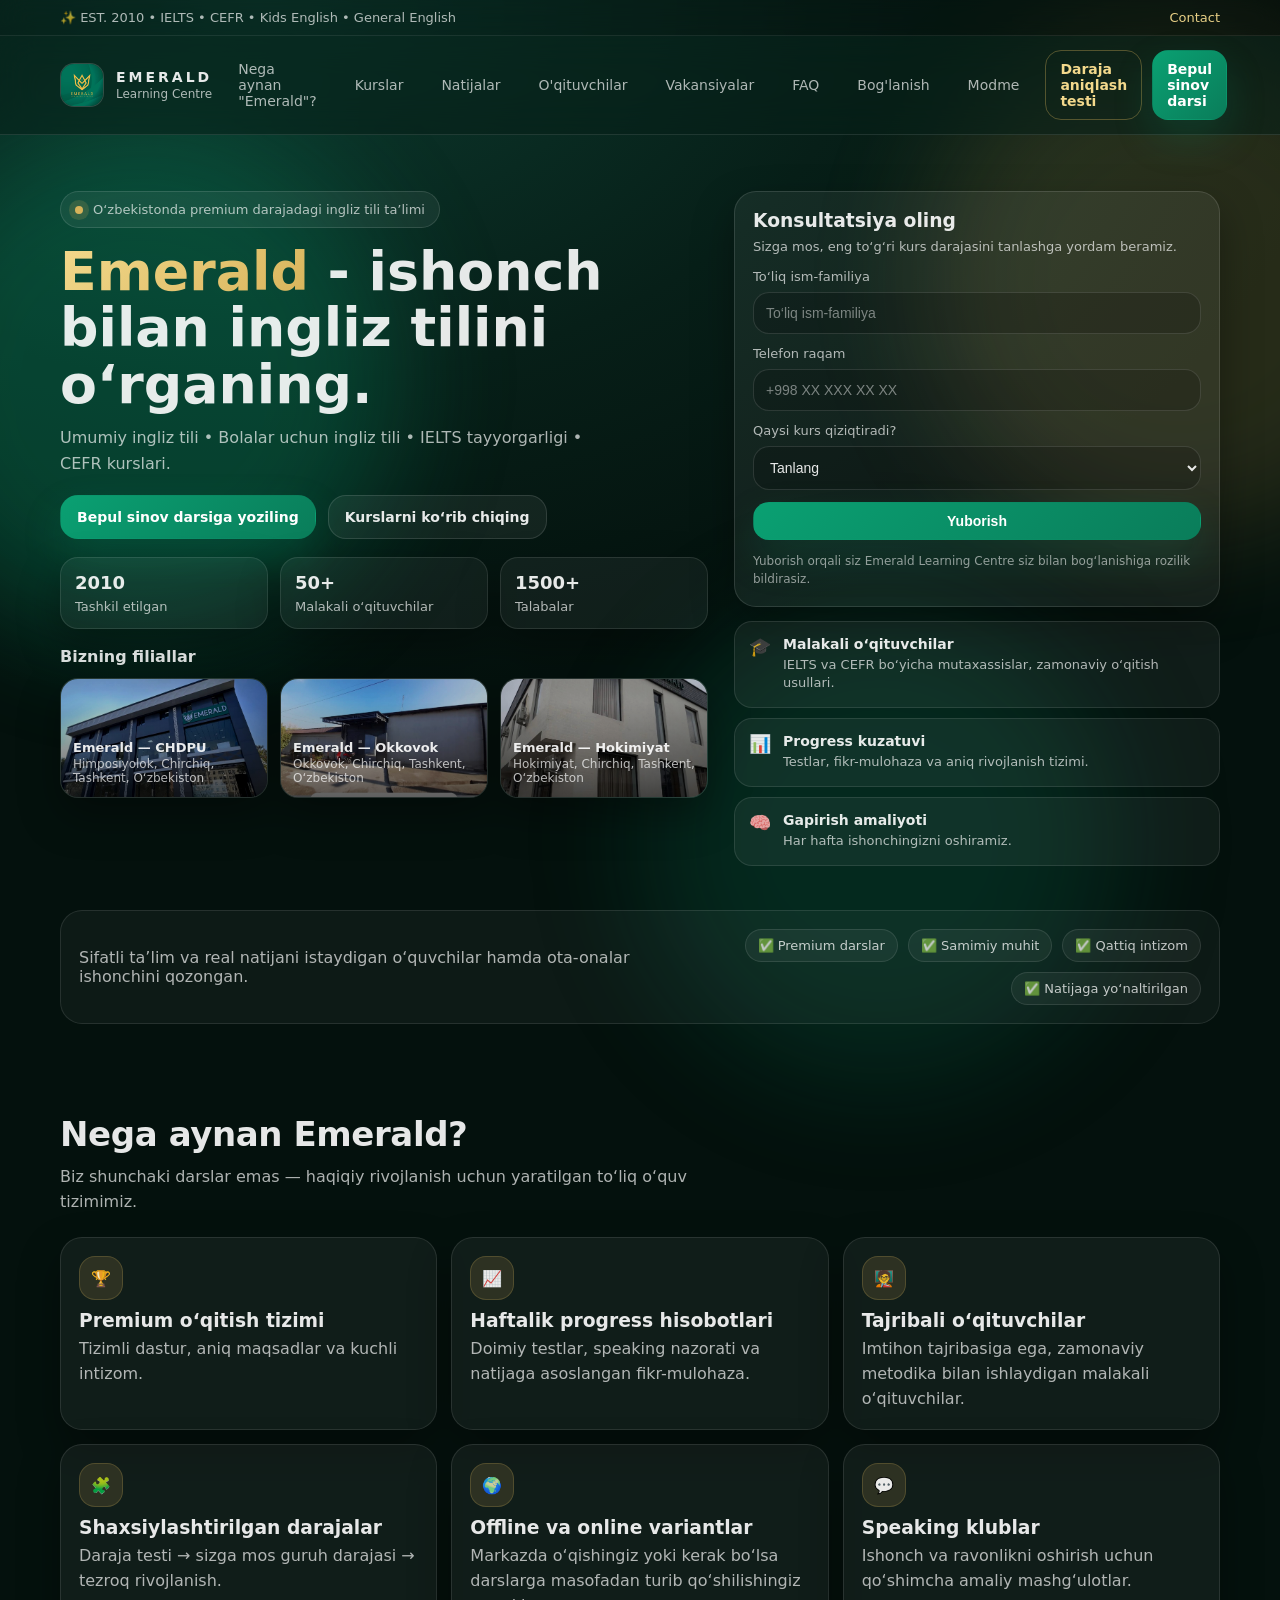
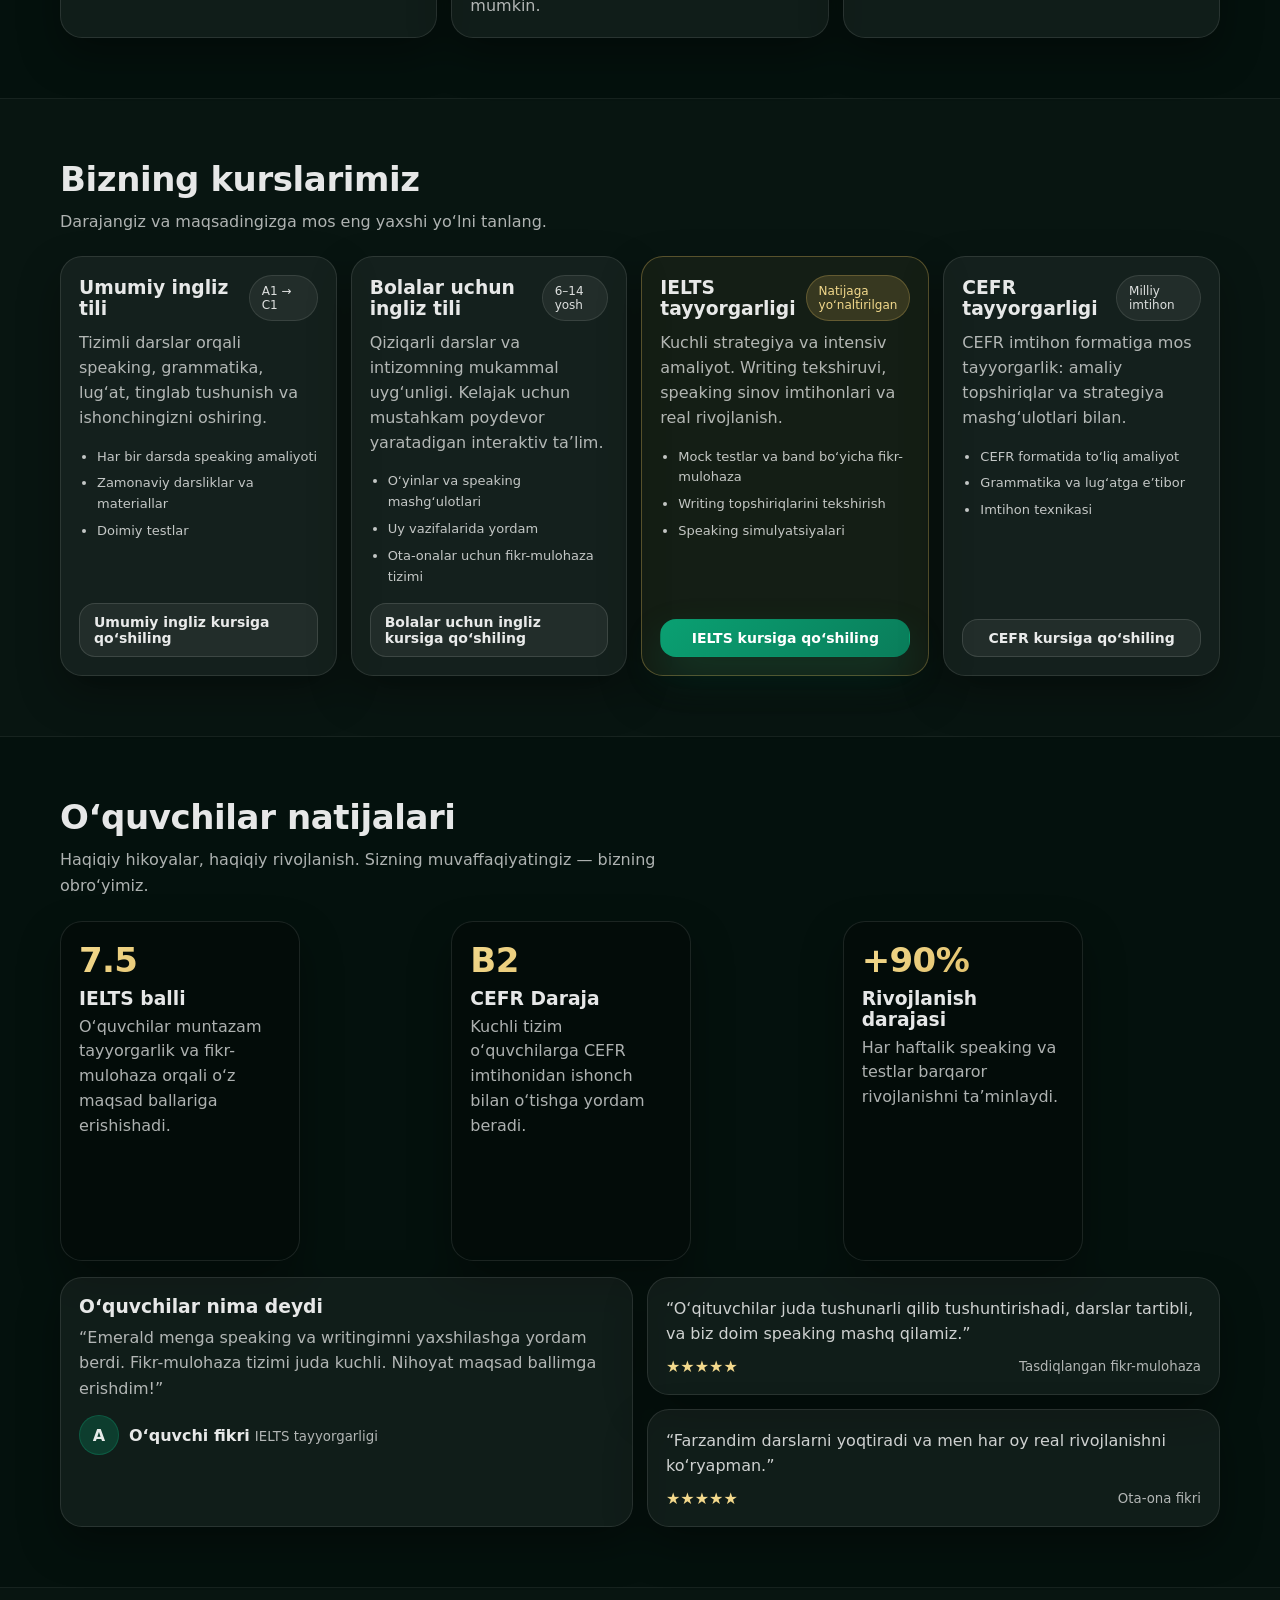
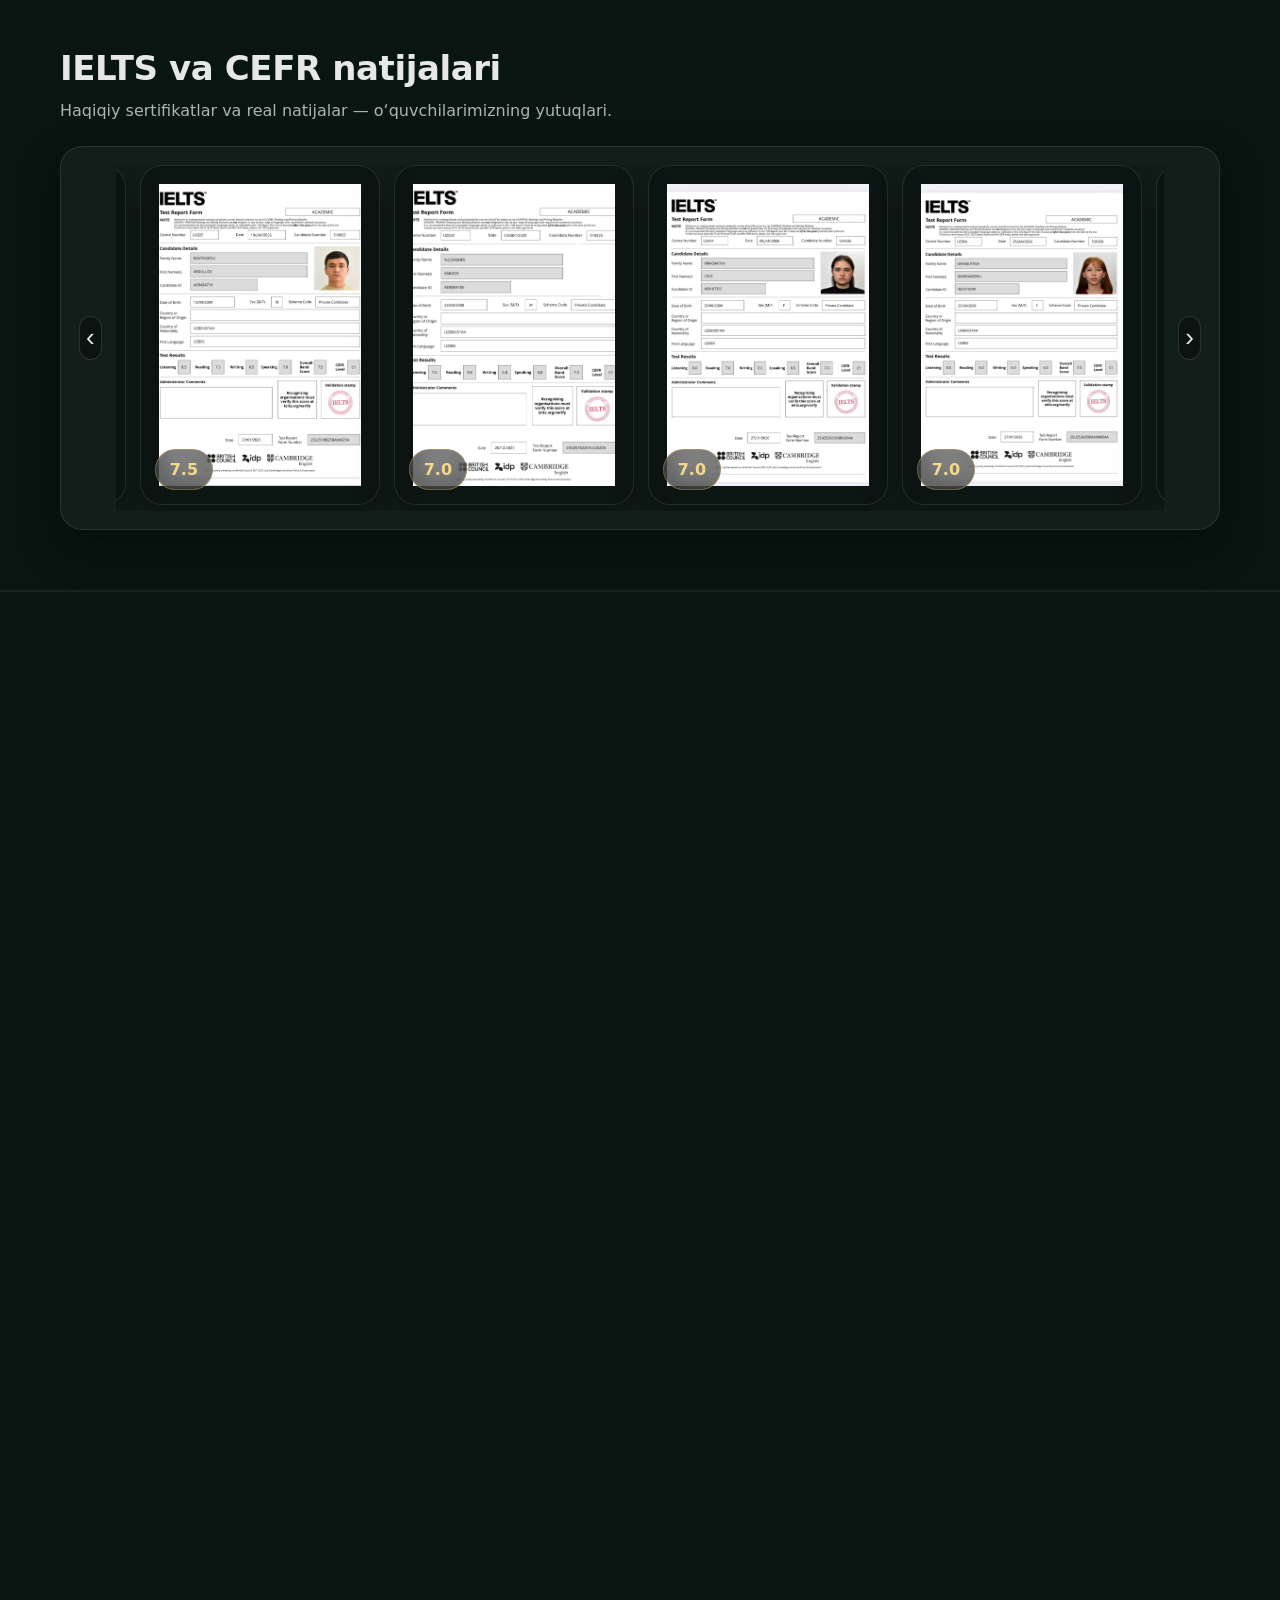
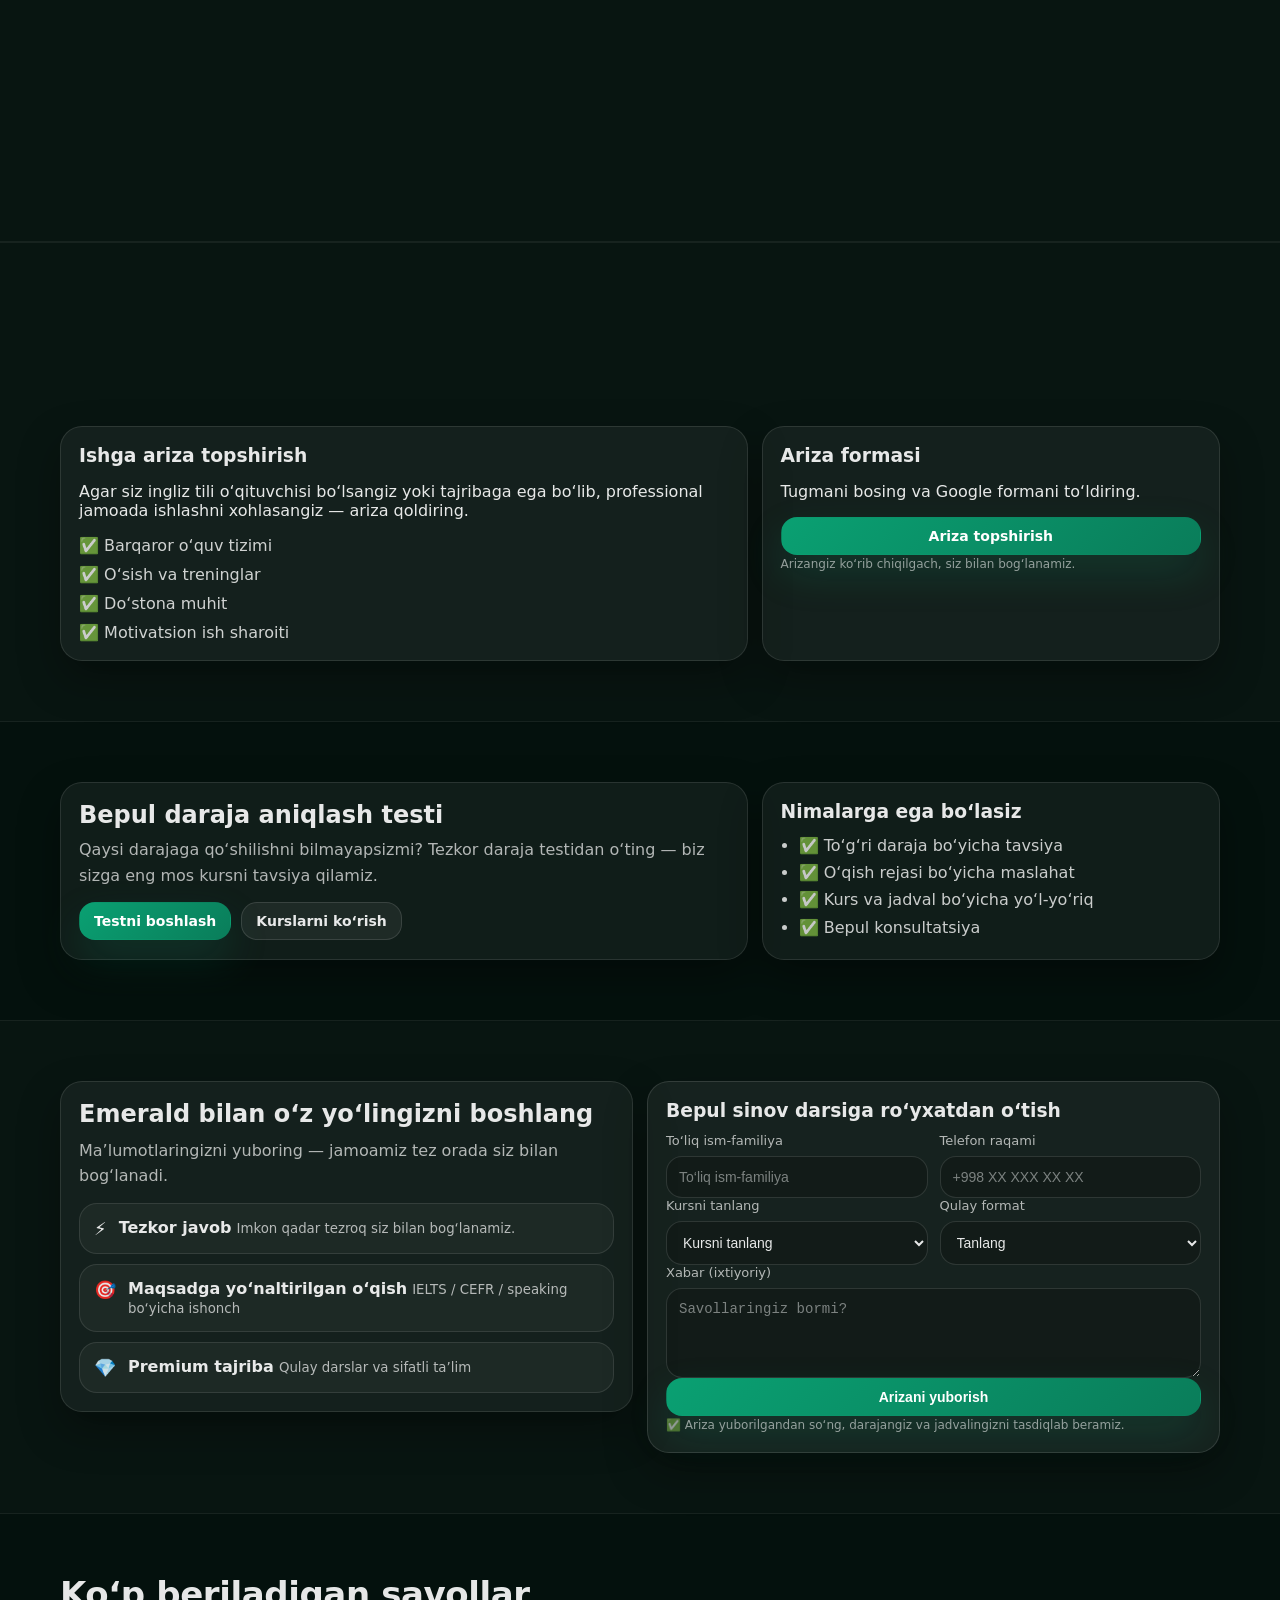
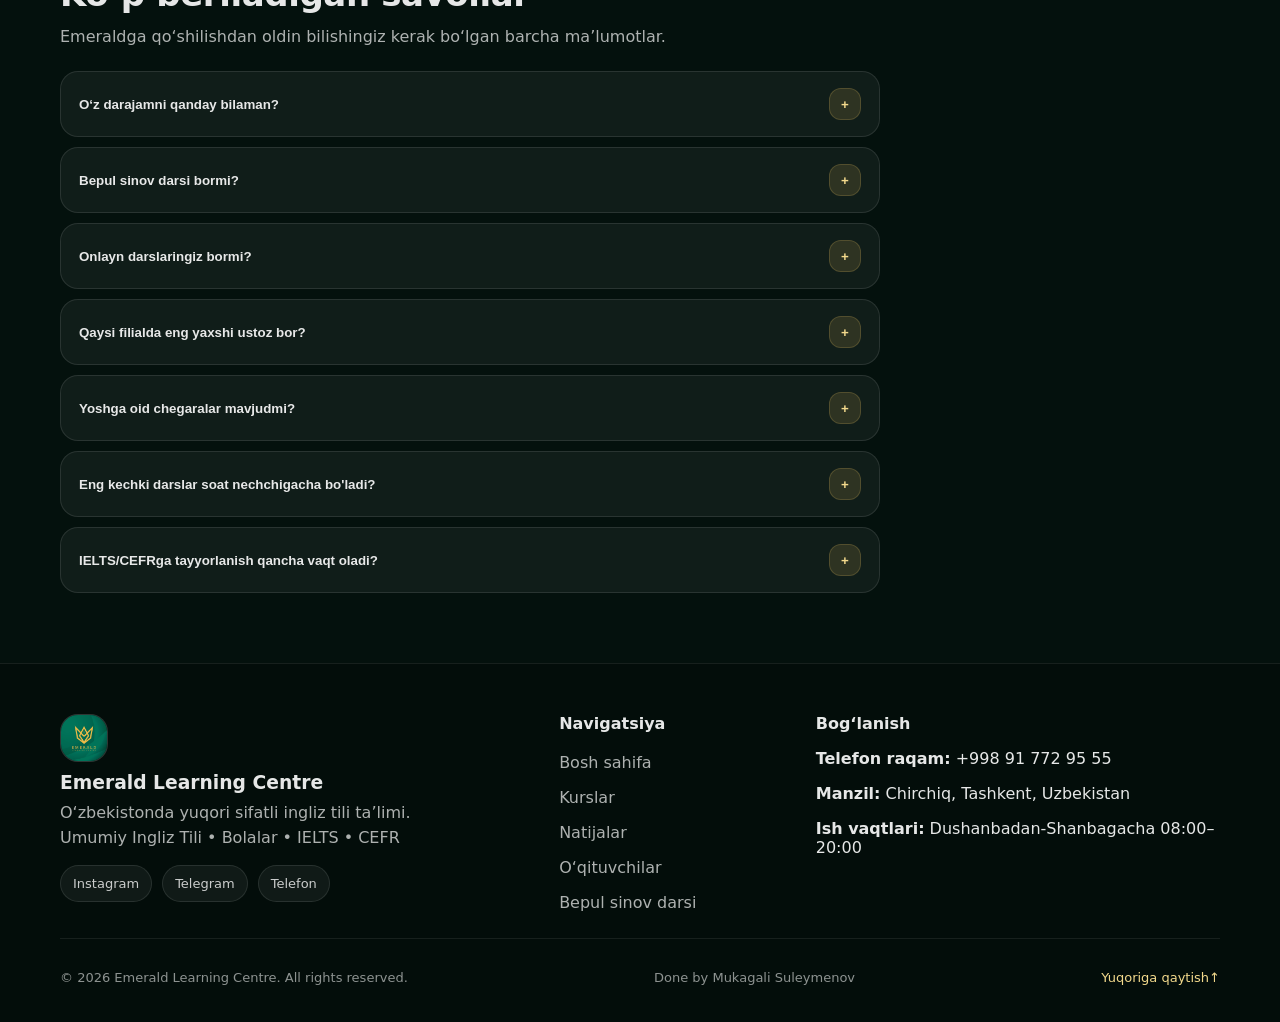
<file: index.html>
<!DOCTYPE html>
<html lang="uz">
<head>
  <meta charset="UTF-8" />
  <meta name="viewport" content="width=device-width, initial-scale=1.0"/>
  <title>Emerald Learning Centre</title>

  <meta name="description" content="Founded in 2010, Emerald Learning Centre in Uzbekistan offers General English, Kids English, and IELTS & CEFR preparation with experienced teachers and proven results." />
  <meta name="robots" content="index, follow" />
  <link rel="canonical" href="https://emeraldlc.github.io/uz/" />


  <link rel="stylesheet" href="style.css" />


  <meta property="og:site_name" content="Emerald Learning Centre" />
<meta property="og:title" content="Emerald Learning Centre" />
<meta property="og:description" content="Founded in 2010, Emerald Learning Centre in Uzbekistan offers General English, Kids English, and IELTS & CEFR preparation." />
<meta property="og:url" content="https://emeraldlc.github.io/uz/" />
<meta property="og:type" content="website" />

<meta name="twitter:card" content="summary_large_image" />
<meta name="twitter:title" content="Emerald Learning Centre" />
<meta name="twitter:description" content="General English • Kids English • IELTS • CEFR" />


<script type="application/ld+json">
{
  "@context": "https://schema.org",
  "@type": "WebSite",
  "name": "Emerald Learning Centre",
  "url": "https://emeraldlc.github.io/uz/"
}
</script>


</head>

<body>
  <div class="bg-blobs">
    <div class="blob blob-1"></div>
    <div class="blob blob-2"></div>
    <div class="blob blob-3"></div>
  </div>


  <div class="topbar">
    <div class="container topbar-inner">
      <p>✨ EST. 2010 • IELTS • CEFR • Kids English • General English</p>
      <a class="topbar-link" href="#contact">Contact</a>
    </div>
  </div>

  <header class="navbar" id="navbar">
    <div class="container nav-inner">
      <a href="#home" class="brand">
        <div class="brand-logo">
       
          <img src="logo.jpg" alt="Emerald Learning Centre Logo">
        </div>
        <div class="brand-text">
          <span class="brand-name">EMERALD</span>
          <span class="brand-sub">Learning Centre</span>
        </div>
      </a>

      <nav class="nav-links" id="navLinks">
        <a href="#why">Nega aynan "Emerald"?</a>
        <a href="#courses">Kurslar</a>
        <a href="#results">Natijalar</a>
        <a href="#teachers">O'qituvchilar</a>
        <a href="#vacancies">Vakansiyalar</a>
        <a href="#faq">FAQ</a>
        <a href="#contact">Bog'lanish</a>

         <a href="https://emerald-lc.modme.uz/dashboard/default" class="teacher-link" target="_blank" rel="noopener noreferrer">
    Modme
  </a>
      </nav>

      <div class="nav-actions">
        <a class="btn btn-outline" href="#placement">Daraja aniqlash testi</a>
        <a class="btn btn-primary" href="#lead">Bepul sinov darsi</a>

        <button class="burger" id="burger" aria-label="Open menu">
          <span></span><span></span><span></span>
        </button>
      </div>
    </div>
  </header>

  <section class="hero" id="home">
    <div class="container hero-grid">
      <div class="hero-left reveal">
        <div class="badge">
          <span class="dot"></span>
          O‘zbekistonda premium darajadagi ingliz tili ta’limi
        </div>

        <h1>

          <span class="gold">Emerald</span> - ishonch bilan ingliz tilini o‘rganing.
        </h1>

        <p class="hero-subtitle">
         Umumiy ingliz tili • Bolalar uchun ingliz tili • IELTS tayyorgarligi • CEFR kurslari.
        </p>

        <div class="hero-cta">
          <a class="btn btn-primary btn-lg" href="#lead">
           Bepul sinov darsiga yoziling
          </a>
          <a class="btn btn-soft btn-lg" href="#courses">
            Kurslarni ko‘rib chiqing
          </a>
        </div>

        <div class="hero-stats">
          <div class="stat-card">
            <h3>2010</h3>
            <p>Tashkil etilgan</p>
          </div>
          <div class="stat-card">
            <h3>50+</h3>
            <p>Malakali o‘qituvchilar</p>
          </div>
          <div class="stat-card">
            <h3>1500+</h3>
            <p>Talabalar</p>
          </div>
        </div>

        
      <div class="branches reveal">
  <h3 class="branches-title">Bizning filiallar</h3>

  <div class="branches-grid">
    <a class="branch-card" href="https://maps.app.goo.gl/5ZQKiGCPHty2e9TXA" target="_blank" rel="noopener noreferrer">
      <img src="branches/branch-1.jpg" alt="Emerald филиал 1">
      <div class="branch-overlay">
        <div class="branch-name">Emerald — CHDPU</div>
        <div class="branch-address">Himposiyolok, Chirchiq, Tashkent, O‘zbekiston</div>
      </div>
    </a>

    <a class="branch-card" href="https://maps.app.goo.gl/3WcgD73UAdw6YGGs7?g_st=ic" target="_blank" rel="noopener noreferrer">
      <img src="branches/branch-2.jpg" alt="Emerald филиал 2">
      <div class="branch-overlay">
        <div class="branch-name">Emerald — Okkovok</div>
        <div class="branch-address">Okkovok, Chirchiq, Tashkent, O‘zbekiston</div>
      </div>
    </a>

    <a class="branch-card" href="https://maps.app.goo.gl/QrqG9x2sBy1vxtBT6?g_st=ic">
      <img src="branches/branch-3.jpg" alt="Emerald филиал 3">
      <div class="branch-overlay">
        <div class="branch-name">Emerald — Hokimiyat</div>
        <div class="branch-address">Hokimiyat, Chirchiq, Tashkent, O‘zbekiston</div>
      </div>
    </a>
  </div>
</div>


      </div>


      <div class="hero-right reveal">
        <div class="hero-card">
          <div class="hero-card-top">
            <h3>Konsultatsiya oling</h3>
            <p>Sizga mos, eng to‘g‘ri kurs darajasini tanlashga yordam beramiz.</p>
          </div>

          <form class="mini-form" id="miniForm">
            <label>
              To‘liq ism-familiya
              <input type="text" name="name" placeholder="To‘liq ism-familiya" required />
            </label>

            <label>
             Telefon raqam
              <input type="tel" name="phone" placeholder="+998 XX XXX XX XX" required />
            </label>

            <label>
             Qaysi kurs qiziqtiradi?
              <select name="interest" required>
                <option value="" disabled selected>Tanlang</option>
                <option>Umumiy ingliz tili</option>
                <option>Bolalar uchun ingliz tili</option>
                <option>IELTS</option>
                <option>CEFR</option>
              </select>
            </label>

            <button class="btn btn-primary btn-full" type="submit">
             Yuborish
            </button>

            <p class="form-note">
             Yuborish orqali siz Emerald Learning Centre siz bilan bog‘lanishiga rozilik bildirasiz.
            </p>
          </form>
        </div>

        <div class="glass-info">
          <div class="glass-item">
            <span class="icon">🎓</span>
            <div>
              <h4>Malakali o‘qituvchilar</h4>
              <p>IELTS va CEFR bo‘yicha mutaxassislar, zamonaviy o‘qitish usullari.</p>
            </div>
          </div>
          <div class="glass-item">
            <span class="icon">📊</span>
            <div>
              <h4>Progress kuzatuvi</h4>
              <p>Testlar, fikr-mulohaza va aniq rivojlanish tizimi.</p>
            </div>
          </div>
          <div class="glass-item">
            <span class="icon">🧠</span>
            <div>
              <h4>Gapirish amaliyoti</h4>
              <p>Har hafta ishonchingizni oshiramiz.</p>
            </div>
          </div>
        </div>

      </div>
    </div>
  </section>


  <section class="trusted">
    <div class="container trusted-inner reveal">
      <p>Sifatli ta’lim va real natijani istaydigan o‘quvchilar hamda ota-onalar ishonchini qozongan.</p>
      <div class="trusted-tags">
        <span>✅ Premium darslar</span>
        <span>✅ Samimiy muhit</span>
        <span>✅ Qattiq intizom</span>
        <span>✅ Natijaga yo‘naltirilgan</span>
      </div>
    </div>
  </section>


  <section class="section" id="why">
    <div class="container">
      <div class="section-head reveal">
        <h2>Nega aynan Emerald?</h2>
        <p>
         Biz shunchaki darslar emas — haqiqiy rivojlanish uchun yaratilgan to‘liq o‘quv tizimimiz.
        </p>
      </div>

      <div class="features-grid">
        <div class="feature-card reveal">
          <div class="feature-icon">🏆</div>
          <h3>Premium o‘qitish tizimi</h3>
          <p>Tizimli dastur, aniq maqsadlar va kuchli intizom.</p>
        </div>

        <div class="feature-card reveal">
          <div class="feature-icon">📈</div>
          <h3>Haftalik progress hisobotlari</h3>
          <p>Doimiy testlar, speaking nazorati va natijaga asoslangan fikr-mulohaza.</p>
        </div>

        <div class="feature-card reveal">
          <div class="feature-icon">🧑‍🏫</div>
          <h3>Tajribali o‘qituvchilar</h3>
          <p>Imtihon tajribasiga ega, zamonaviy metodika bilan ishlaydigan malakali o‘qituvchilar.</p>
        </div>

        <div class="feature-card reveal">
          <div class="feature-icon">🧩</div>
          <h3>Shaxsiylashtirilgan darajalar</h3>
          <p>Daraja testi → sizga mos guruh darajasi → tezroq rivojlanish.</p>
        </div>

        <div class="feature-card reveal">
          <div class="feature-icon">🌍</div>
          <h3>Offline va online variantlar</h3>
          <p>Markazda o‘qishingiz yoki kerak bo‘lsa darslarga masofadan turib qo‘shilishingiz mumkin.</p>
        </div>

        <div class="feature-card reveal">
          <div class="feature-icon">💬</div>
          <h3>Speaking klublar</h3>
          <p>Ishonch va ravonlikni oshirish uchun qo‘shimcha amaliy mashg‘ulotlar.</p>
        </div>
      </div>
    </div>
  </section>

 
  <section class="section alt" id="courses">
    <div class="container">
      <div class="section-head reveal">
        <h2>Bizning kurslarimiz</h2>
        <p>Darajangiz va maqsadingizga mos eng yaxshi yo‘lni tanlang.</p>
      </div>

      <div class="courses-grid">
        <article class="course-card reveal">
          <div class="course-top">
            <h3>Umumiy ingliz tili</h3>
            <span class="pill">A1 → C1</span>
          </div>
          <p>
           Tizimli darslar orqali speaking, grammatika, lug‘at, tinglab tushunish va ishonchingizni oshiring.
          </p>
          <ul class="course-list">
            <li>Har bir darsda speaking amaliyoti</li>
            <li>Zamonaviy darsliklar va materiallar</li>
            <li>Doimiy testlar</li>
          </ul>
          <a class="btn btn-soft btn-full" href="#lead">Umumiy ingliz kursiga qo‘shiling</a>
        </article>

        <article class="course-card reveal">
          <div class="course-top">
            <h3>Bolalar uchun ingliz tili</h3>
            <span class="pill">6–14 yosh</span>
          </div>
          <p>
          Qiziqarli darslar va intizomning mukammal uyg‘unligi. Kelajak uchun mustahkam poydevor yaratadigan interaktiv ta’lim.
          </p>
          <ul class="course-list">
            <li>O‘yinlar va speaking mashg‘ulotlari</li>
            <li>Uy vazifalarida yordam</li>
            <li>Ota-onalar uchun fikr-mulohaza tizimi</li>
          </ul>
          <a class="btn btn-soft btn-full" href="#lead">Bolalar uchun ingliz kursiga qo‘shiling</a>
        </article>

        <article class="course-card highlight reveal">
          <div class="course-top">
            <h3>IELTS tayyorgarligi</h3>
            <span class="pill gold-pill">Natijaga yo‘naltirilgan</span>
          </div>
          <p>
           Kuchli strategiya va intensiv amaliyot. Writing tekshiruvi, speaking sinov imtihonlari va real rivojlanish.
          </p>
          <ul class="course-list">
            <li>Mock testlar va band bo‘yicha fikr-mulohaza</li>
            <li>Writing topshiriqlarini tekshirish</li>
            <li>Speaking simulyatsiyalari</li>
          </ul>
          <a class="btn btn-primary btn-full" href="#lead">IELTS kursiga qo‘shiling</a>
        </article>

        <article class="course-card reveal">
          <div class="course-top">
            <h3>CEFR tayyorgarligi</h3>
            <span class="pill">Milliy imtihon</span>
          </div>
          <p>
           CEFR imtihon formatiga mos tayyorgarlik: amaliy topshiriqlar va strategiya mashg‘ulotlari bilan.
          </p>
          <ul class="course-list">
            <li>CEFR formatida to‘liq amaliyot</li>
            <li>Grammatika va lug‘atga e’tibor</li>
            <li>Imtihon texnikasi</li>
          </ul>
          <a class="btn btn-soft btn-full" href="#lead">CEFR kursiga qo‘shiling</a>
        </article>
      </div>
    </div>
  </section>


  <section class="section" id="results">
    <div class="container">
      <div class="section-head reveal">
        <h2>O‘quvchilar natijalari</h2>
        <p>Haqiqiy hikoyalar, haqiqiy rivojlanish. Sizning muvaffaqiyatingiz — bizning obro‘yimiz.</p>
      </div>

      <div class="results-grid">
        <div class="result-card reveal">
          <div class="result-number">7.5</div>
          <h3>IELTS balli</h3>
          <p>O‘quvchilar muntazam tayyorgarlik va fikr-mulohaza orqali o‘z maqsad ballariga erishishadi.</p>
        </div>

        <div class="result-card reveal">
          <div class="result-number">B2</div>
          <h3>CEFR Daraja</h3>
          <p>Kuchli tizim o‘quvchilarga CEFR imtihonidan ishonch bilan o‘tishga yordam beradi.</p>
        </div>

        <div class="result-card reveal">
          <div class="result-number">+90%</div>
          <h3>Rivojlanish darajasi</h3>
          <p>Har haftalik speaking va testlar barqaror rivojlanishni ta’minlaydi.</p>
        </div>
      </div>

      <div class="testimonial reveal">
        <div class="testimonial-left">
          <h3>O‘quvchilar nima deydi</h3>
          <p>
            “Emerald menga speaking va writingimni yaxshilashga yordam berdi. Fikr-mulohaza tizimi juda kuchli. Nihoyat maqsad ballimga erishdim!”
          </p>
          <div class="testimonial-meta">
            <span class="avatar">A</span>
            <div>
              <strong>O‘quvchi fikri</strong>
              <small>IELTS tayyorgarligi</small>
            </div>
          </div>
        </div>

        <div class="testimonial-right">
          <div class="quote-card">
            <p class="quote">
             “O‘qituvchilar juda tushunarli qilib tushuntirishadi, darslar tartibli, va biz doim speaking mashq qilamiz.”
            </p>
            <div class="quote-foot">
              <span class="star">★★★★★</span>
              <small>Tasdiqlangan fikr-mulohaza</small>
            </div>
          </div>

          <div class="quote-card">
            <p class="quote">
              “Farzandim darslarni yoqtiradi va men har oy real rivojlanishni ko‘ryapman.”
            </p>
            <div class="quote-foot">
              <span class="star">★★★★★</span>
              <small>Ota-ona fikri</small>
            </div>
          </div>
        </div>
      </div>
    </div>
  </section>

  <section class="section alt" id="results-carousel">
  <div class="container">
    <div class="section-head reveal">
      <h2>IELTS va CEFR natijalari</h2>
      <p>Haqiqiy sertifikatlar va real natijalar — o‘quvchilarimizning yutuqlari.</p>
    </div>

    <div class="results-slider reveal">
      <button class="slide-btn left" id="slidePrev" aria-label="Previous">‹</button>

      <div class="slides" id="slidesTrack">
 
        <div class="result-card">
          <img src="results/card1.jpg" alt="IELTS result 8.5">
          <div class="score-badge">7.0</div>
        </div>

         <div class="result-card">
          <img src="results/IELTS5.jpg" alt="IELTS result 7.5">
          <div class="score-badge">7.5</div>
        </div>

         <div class="result-card">
          <img src="results/IELTS6.jpg" alt="IELTS result 7.5">
          <div class="score-badge">7.0</div>
        </div>

         <div class="result-card">
          <img src="results/IELTS7.jpg" alt="IELTS result 7.5">
          <div class="score-badge">7.0</div>
        </div>
  
         <div class="result-card">
          <img src="results/IELTS8.jpg" alt="IELTS result 7.5">
          <div class="score-badge">7.0</div>
        </div>

        <div class="result-card">
          <img src="results/IELTS2.jpg" alt="IELTS result 7.5">
          <div class="score-badge">8.0</div>
        </div>

      
        <div class="result-card">
          <img src="results/IELTS3.jpg" alt="IELTS result 8.0">
          <div class="score-badge">8.0</div>
        </div>

        <div class="result-card">
          <img src="results/IELTS4.jpg" alt="IELTS result 6.5 ">
          <div class="score-badge">6.5</div>
        </div>
        
         <div class="result-card">
          <img src="results/CEFR1.jpg" alt="IELTS result 8.0">
          <div class="score-badge">C1</div>
        </div>

         <div class="result-card">
          <img src="results/CEFR2.jpg" alt="IELTS result 8.0">
          <div class="score-badge">C1</div>
        </div>
        
         <div class="result-card">
          <img src="results/CEFR3.jpg" alt="IELTS result 8.0">
          <div class="score-badge">C1</div>
        </div>

         <div class="result-card">
          <img src="results/CEFR4.jpg" alt="IELTS result 8.0">
          <div class="score-badge">C1</div>
        </div>

         <div class="result-card">
          <img src="results/CEFR5.jpg" alt="IELTS result 8.0">
          <div class="score-badge">C1</div>
        </div>

         <div class="result-card">
          <img src="results/CEFR6.jpg" alt="IELTS result 8.0">
          <div class="score-badge">C1</div>
        </div>

         <div class="result-card">
          <img src="results/CEFR6.jpg" alt="IELTS result 8.0">
          <div class="score-badge">C1</div>
        </div>

         <div class="result-card">
          <img src="results/CEFR7.jpg" alt="IELTS result 8.0">
          <div class="score-badge">C1</div>
        </div>
        
        <div class="result-card">
          <img src="results/IELTS4.jpg" alt="IELTS result 7.0">
          <div class="score-badge">7.0</div>
        </div>


      </div>

      <button class="slide-btn right" id="slideNext" aria-label="Next">›</button>
    </div>
  </div>
</section>


<section class="section alt" id="teachers">
  <div class="container">
    <div class="section-head reveal">
      <h2>O‘qituvchilarimiz bilan tanishing</h2>
      <p>Sizning rivojlanishingizni bosqichma-bosqich yo‘naltirib boradigan professional o‘qituvchilar.</p>
    </div>

    <div class="teachers-grid">

       <div class="teacher-card reveal">
        <img src="teacher/muxlisa.jpg" alt="Miss Muxlisa" class="teacher-photo"/>
        <h3>Miss Muxlisa</h3>
        <p class="teacher-role">CEO</p>
        <div class="teacher-tags">
          <span>Leadership</span>
          <span>Quality assurance</span>
        </div>
      </div>

      <div class="teacher-card reveal">
        <img src="teacher/nodira.jpg" alt="Miss Nodira" class="teacher-photo"/>
        <h3>Miss Nodira</h3>
        <p class="teacher-role">IELTS/CEFR mutaxassisi</p>
        <div class="teacher-tags">
          <span>Writing feedback</span>
          <span>Mock speaking</span>
        </div>
      </div>

      <div class="teacher-card reveal">
        <img src="teacher/mashhura.jpg" alt="Miss Mashhura" class="teacher-photo"/>
        <h3>Miss Mashhura</h3>
        <p class="teacher-role">IELTS/CEFR mutaxassisi</p>
        <div class="teacher-tags">
          <span>Grammar system</span>
          <span>Exam strategy</span>
        </div>
      </div>

      <div class="teacher-card reveal">
        <img src="teacher/navruza.jpg" alt="Miss Navruza" class="teacher-photo"/>
        <h3>Miss Navruza</h3>
        <p class="teacher-role">General English</p>
        <div class="teacher-tags">
          <span>Interactive Learning</span>
          <span>Fun discipline</span>
        </div>
      </div>

      <div class="teacher-card reveal">
        <img src="teacher/sevinch.jpg" alt="Miss Sevinch" class="teacher-photo"/>
        <h3>Miss Sevinch</h3>
        <p class="teacher-role">IELTS/General English</p>
        <div class="teacher-tags">
          <span>Real life English</span>
          <span>Conversation practice</span>
        </div>
      </div>

      <div class="teacher-card reveal">
        <img src="teacher/sevara.jpg" alt="Miss Sevara" class="teacher-photo"/>
        <h3>Miss Sevara</h3>
        <p class="teacher-role">General English</p>
        <div class="teacher-tags">
          <span>Speaking Confidence</span>
          <span>Vocabulary Building</span>
        </div>
      </div>

      <div class="teacher-card reveal">
        <img src="teacher/nasiba.jpg" alt="Miss Nasiba" class="teacher-photo"/>
        <h3>Miss Nasiba</h3>
        <p class="teacher-role">General English</p>
        <div class="teacher-tags">
          <span>Fluency training</span>
          <span>Confidence boost</span>
        </div>
      </div>

      <div class="teacher-card reveal">
        <img src="teacher/Gulhayo.jpg" alt="Miss Gulhayo" class="teacher-photo"/>
        <h3>Miss Gulhayo</h3>
        <p class="teacher-role">Kids English</p>
        <div class="teacher-tags">
          <span>Interactive games</span>
          <span>Creative Learning</span>
        </div>
      </div>

      <div class="teacher-card reveal">
       <img src="teacher/Zulhumor.jpg" alt="Miss Zulhumor" class="teacher-photo"/>
        <h3>Miss Zulhumor</h3>
        <p class="teacher-role">General English</p>
        <div class="teacher-tags">
          <span>Step-by-step lessons</span>
          <span>Easy grammar</span>
        </div>
      </div>

      <div class="teacher-card reveal">
        <img src="teacher/Behruz.jpg" alt="Mr Behruz" class="teacher-photo"/>
        <h3>Mr Behruz</h3>
        <p class="teacher-role">General English</p>
        <div class="teacher-tags">
          <span>Grammar system</span>
          <span>Exam strategy</span>
        </div>
      </div>

      <div class="teacher-card reveal">
        <img src="teacher/donoxol.jpg" alt="Miss Donoxol" class="teacher-photo"/>
        <h3>Miss Donoxol</h3>
        <p class="teacher-role">General English</p>
        <div class="teacher-tags">
          <span>Qualified</span>
          <span>Motivating</span>
        </div>
      </div>

      <div class="teacher-card reveal">
        <img src="teacher/soxibaxon.jpg" alt="Miss Soxibaxon" class="teacher-photo"/>
        <h3>Miss Soxibaxon</h3>
        <p class="teacher-role">IELTS/CEFR</p>
        <div class="teacher-tags">
          <span>Experienced</span>
          <span>Skilled</span>
        </div>
      </div>

      <div class="teacher-card reveal">
        <img src="teacher/begzod.jpg" alt="Mr Begzod" class="teacher-photo"/>
        <h3>Mr Begzod</h3>
        <p class="teacher-role">General English</p>
        <div class="teacher-tags">
          <span>Friendly</span>
          <span>Supportive</span>
        </div>
      </div>

      <div class="teacher-card reveal">
        <img src="teacher/javohir.jpg" alt="Mr Javohir" class="teacher-photo"/>
        <h3>Mr Javohir</h3>
        <p class="teacher-role">CEFR/General English</p>
        <div class="teacher-tags">
          <span>Result-driven</span>
          <span>Speaking-focused</span>
        </div>
      </div>

      <div class="teacher-card reveal">
        <img src="teacher/sabina.jpg" alt="Miss Sabina" class="teacher-photo"/>
        <h3>Miss Sabina</h3>
        <p class="teacher-role">General English</p>
        <div class="teacher-tags">
          <span>Student-centered</span>
          <span>Clear explanation</span>
        </div>
      </div>

    </div>
  </div>
</section>

<section class="section alt" id="vacancies">
  <div class="container">
    <div class="section-head reveal">
      <h2>Vakansiyalar</h2>
      <p>Emerald jamoasiga qo‘shiling — biz doim malakali va motivatsiyali o‘qituvchilarni izlaymiz.</p>
    </div>

    <div class="vacancy-box reveal">
      <div class="vacancy-left">
        <h3>Ishga ariza topshirish</h3>
        <p class="muted">
          Agar siz ingliz tili o‘qituvchisi bo‘lsangiz yoki tajribaga ega bo‘lib,
          professional jamoada ishlashni xohlasangiz — ariza qoldiring.
        </p>

        <div class="vacancy-points">
          <div>✅ Barqaror o‘quv tizimi</div>
          <div>✅ O‘sish va treninglar</div>
          <div>✅ Do‘stona muhit</div>
          <div>✅ Motivatsion ish sharoiti</div>
        </div>
      </div>

      <div class="vacancy-right">
        <h3>Ariza formasi</h3>
        <p class="muted">
          Tugmani bosing va Google formani to‘ldiring.
        </p>

        <a class="btn btn-primary btn-full" href="https://forms.gle/nVkhALXh4ErZRgKk6" target="_blank" rel="noopener noreferrer">
          Ariza topshirish
        </a>

        <p class="form-note">
          Arizangiz ko‘rib chiqilgach, siz bilan bog‘lanamiz.
        </p>
      </div>
    </div>
  </div>
</section>

 
  <section class="section" id="placement">
    <div class="container">
      <div class="placement reveal">
        <div class="placement-left">
          <h2>Bepul daraja aniqlash testi</h2>
          <p>
         Qaysi darajaga qo‘shilishni bilmayapsizmi? Tezkor daraja testidan o‘ting — biz sizga eng mos kursni tavsiya qilamiz.
          </p>
          <div class="placement-buttons">
            <a class="btn btn-primary" href="https://forms.gle/hrUMGyGsGqX8LsTx5">Testni boshlash</a>
            <a class="btn btn-soft" href="#courses">Kurslarni ko‘rish</a>
          </div>
        </div>

        <div class="placement-right">
          <div class="placement-box">
            <h3>Nimalarga ega bo‘lasiz</h3>
            <ul>
              <li>✅ To‘g‘ri daraja bo‘yicha tavsiya</li>
              <li>✅ O‘qish rejasi bo‘yicha maslahat</li>
              <li>✅ Kurs va jadval bo‘yicha yo‘l-yo‘riq</li>
              <li>✅ Bepul konsultatsiya</li>
            </ul>
          </div>
        </div>
      </div>
    </div>
  </section>

  
  <section class="section alt" id="lead">
    <div class="container">
      <div class="lead-grid reveal">
        <div class="lead-left">
          <h2>Emerald bilan o‘z yo‘lingizni boshlang</h2>
          <p>
           Ma’lumotlaringizni yuboring — jamoamiz tez orada siz bilan bog‘lanadi.
          </p>

          <div class="lead-benefits">
            <div class="benefit">
              <span>⚡</span>
              <div>
                <strong>Tezkor javob</strong>
                <small>Imkon qadar tezroq siz bilan bog‘lanamiz.</small>
              </div>
            </div>
            <div class="benefit">
              <span>🎯</span>
              <div>
                <strong>Maqsadga yo‘naltirilgan o‘qish</strong>
                <small>IELTS / CEFR / speaking bo‘yicha ishonch</small>
              </div>
            </div>
            <div class="benefit">
              <span>💎</span>
              <div>
                <strong>Premium tajriba</strong>
                <small>Qulay darslar va sifatli ta’lim</small>
              </div>
            </div>
          </div>

        </div>

        <div class="lead-right">
          <form class="lead-form" id="leadForm">
            <h3>Bepul sinov darsiga ro‘yxatdan o‘tish</h3>

            <div class="form-row">
              <label>
               To‘liq ism-familiya
                <input type="text" name="fullName" placeholder="To‘liq ism-familiya" required />
              </label>

              <label>
               Telefon raqami
                <input type="tel" name="phone" placeholder="+998 XX XXX XX XX" required />
              </label>
            </div>

            <div class="form-row">
              <label>
                Kursni tanlang
                <select name="course" required>
                  <option value="" disabled selected>Kursni tanlang</option>
                  <option>Umumiy ingliz tili</option>
                  <option>Bolalar uchun ingliz tili</option>
                  <option>IELTS tayyorgarligi</option>
                  <option>CEFR tayyorgarligi</option>
                </select>
              </label>

              <label>
               Qulay format
                <select name="format" required>
                  <option value="" disabled selected>Tanlang</option>
                  <option>Oflayn</option>
                  <option>Onlayn</option>
                  <option>Aralash (online + oflayn)</option>
                </select>
              </label>
            </div>

            <label>
             Xabar (ixtiyoriy)
              <textarea name="message" rows="4" placeholder="Savollaringiz bormi?"></textarea>
            </label>

            <button class="btn btn-primary btn-full" type="submit">
          Arizani yuborish
            </button>

            <p class="form-note">
              ✅ Ariza yuborilgandan so‘ng, darajangiz va jadvalingizni tasdiqlab beramiz.
            </p>
          </form>
        </div>
      </div>
    </div>
  </section>

  <section class="section" id="faq">
    <div class="container">
      <div class="section-head reveal">
        <h2>Ko‘p beriladigan savollar</h2>
        <p>Emeraldga qo‘shilishdan oldin bilishingiz kerak bo‘lgan barcha ma’lumotlar.</p>
      </div>

      <div class="faq-grid reveal">
        <button class="faq-item">
          <span>O‘z darajamni qanday bilaman?</span>
          <span class="faq-icon">+</span>
        </button>
        <div class="faq-answer">
        Sizga eng mos darajani tavsiya qilish uchun bepul daraja testi va konsultatsiya taqdim etamiz.
        </div>

        <button class="faq-item">
          <span>Bepul sinov darsi bormi?</span>
          <span class="faq-icon">+</span>
        </button>
        <div class="faq-answer">
          Ha ✅ Formani yuboring — biz sizga bepul sinov darsini belgilab beramiz.
        </div>

        <button class="faq-item">
          <span>Onlayn darslaringiz bormi?</span>
          <span class="faq-icon">+</span>
        </button>
        <div class="faq-answer">
         Ha. Kurs va guruh jadvaliga qarab onlayn va gibrid formatlarni ham taklif qilamiz.
        </div>

        
        <button class="faq-item">
          <span>Qaysi filialda eng yaxshi ustoz bor?</span>
          <span class="faq-icon">+</span>
        </button>
        <div class="faq-answer">
          Barcha filiallarda ustozlarimiz bir xil trening tizimi asosida o‘qitiladi va Head Teacher tomonidan nazorat qilinadi. Shuning uchun har bir filialdagi dars sifati bir xil darajada.
        </div>

          <button class="faq-item">
          <span>Yoshga oid chegaralar mavjudmi?</span>
          <span class="faq-icon">+</span>
        </button>
        <div class="faq-answer">
         Yoq. Har qanday yoshdagi o‘quvchilarni qabul qilamiz. Bolalar uchun alohida guruhlar mavjud.
        </div>

        
          <button class="faq-item">
          <span>Eng kechki darslar soat nechchigacha bo'ladi?</span>
          <span class="faq-icon">+</span>
        </button>
        <div class="faq-answer">
        Eng kechki darslar soat 19:00 da boshlanadi, chunki o‘qituvchilarning ish jadvali va transport masalalari hisobga olingan.
        </div>

        <button class="faq-item">
          <span>IELTS/CEFRga tayyorlanish qancha vaqt oladi?</span>
          <span class="faq-icon">+</span>
        </button>
        <div class="faq-answer">
        Bu sizning hozirgi darajangiz va maqsad ballingizga bog‘liq. Daraja testidan so‘ng siz uchun reja tuzamiz.
        </div>
      </div>
    </div>
  </section>


  <footer class="footer" id="contact">
    <div class="container footer-grid reveal">
      <div class="footer-brand">
        <div class="footer-logo">
          <img src="logo.jpg" alt="Emerald logo"/>
        </div>
        <h3>Emerald Learning Centre</h3>
        <p>
         O‘zbekistonda yuqori sifatli ingliz tili ta’limi.<br/>
         Umumiy Ingliz Tili • Bolalar • IELTS • CEFR

        </p>

        <div class="social">
          <a href="https://www.instagram.com/emerald_learning_centre?igsh=MXhmbXozb3h2MnViMA==" class="social-btn">Instagram</a>
          <a href="https://t.me/EMERALD_call_center" class="social-btn">Telegram</a>
          <a href="#" class="social-btn">Telefon</a>
        </div>
      </div>

      <div class="footer-links">
        <h4>Navigatsiya</h4>
        <a href="#home">Bosh sahifa</a>
        <a href="#courses">Kurslar</a>
        <a href="#results">Natijalar</a>
        <a href="#teachers">O‘qituvchilar</a>
        <a href="#lead">Bepul sinov darsi</a>
      </div>

      <div class="footer-contact">
        <h4>Bog‘lanish</h4>
        <p><strong>Telefon raqam:</strong> +998 91 772 95 55</p>
        <p><strong>Manzil:</strong> Chirchiq, Tashkent, Uzbekistan</p>
        <p><strong>Ish vaqtlari:</strong> Dushanbadan-Shanbagacha 08:00–20:00</p>

            

        </div>
      </div>
    </div>

    <div class="container footer-bottom">
      <p>© <span id="year"></span> Emerald Learning Centre. All rights reserved. </p>
                              <p>Done by Mukagali Suleymenov</p> 
      <a href="#home" class="backtop">Yuqoriga qaytish↑</a>
    </div>
  </footer>


  <div class="toast" id="toast">✅ Muvaffaqiyatli yuborildi!</div>

  <script src="script.js"></script>
</body>
</html>
</file>
<file: style.css>
:root{
  --bg: #071f18;
  --card: rgba(255, 255, 255, 0.06);
  --card2: rgba(255, 255, 255, 0.08);
  --stroke: rgba(255, 255, 255, 0.12);
  --text: rgba(255, 255, 255, 0.90);
  --muted: rgba(255, 255, 255, 0.68);

  --emerald: #0a7d5a;
  --emerald2: #0aa072;

  --gold: #d7b35a;
  --gold2: #f3d98c;

  --shadow: 0 18px 40px rgba(0,0,0,0.35);
  --radius: 22px;
}

*{box-sizing:border-box;}
html{scroll-behavior:smooth;}
body{
  margin:0;
  font-family: ui-sans-serif, system-ui, -apple-system, Segoe UI, Roboto, Arial;
  color: var(--text);
  background: radial-gradient(1100px 700px at 20% 0%, #0c3b2f 0%, var(--bg) 55%, #04110d 100%);
  overflow-x:hidden;
}

a{color:inherit; text-decoration:none;}
.container{
  width:min(1160px, calc(100% - 32px));
  margin:0 auto;
}


.bg-blobs{
  position:fixed;
  inset:0;
  pointer-events:none;
  z-index:-1;
  opacity:0.65;
}
.blob{
  position:absolute;
  filter: blur(60px);
  border-radius: 999px;
}
.blob-1{
  width:520px; height:520px;
  left:-120px; top:120px;
  background: rgba(10, 160, 114, 0.45);
}
.blob-2{
  width:520px; height:520px;
  right:-160px; top:20px;
  background: rgba(215, 179, 90, 0.25);
}
.blob-3{
  width:480px; height:480px;
  right:160px; bottom:-180px;
  background: rgba(10, 125, 90, 0.35);
}


.topbar{
  border-bottom: 1px solid rgba(255,255,255,0.08);
  background: rgba(0,0,0,0.25);
  backdrop-filter: blur(14px);
}
.topbar-inner{
  display:flex;
  align-items:center;
  justify-content:space-between;
  padding:10px 0;
  gap:12px;
}
.topbar p{
  margin:0;
  color: var(--muted);
  font-size: 13px;
}
.topbar-link{
  font-size: 13px;
  color: var(--gold2);
  opacity:0.95;
}
.topbar-link:hover{opacity:1;}


.navbar{
  position:sticky;
  top:0;
  z-index:50;
  border-bottom: 1px solid rgba(255,255,255,0.10);
  background: rgba(7, 31, 24, 0.55);
  backdrop-filter: blur(18px);
}
.nav-inner{
  display:flex;
  align-items:center;
  justify-content:space-between;
  padding:14px 0;
  gap:16px;
}

.brand{
  display:flex;
  align-items:center;
  gap:12px;
}
.brand-logo{
  width:44px; height:44px;
  border-radius: 14px;
  background: rgba(255,255,255,0.06);
  border:1px solid rgba(255,255,255,0.12);
  display:grid;
  place-items:center;
  overflow:hidden;
}
.brand-logo img{
  width:100%;
  height:100%;
  object-fit:cover;
}
.brand-text{display:flex; flex-direction:column; line-height:1;}
.brand-name{
  letter-spacing: 3px;
  font-weight: 800;
  font-size: 14px;
}
.brand-sub{
  font-size: 12px;
  color: var(--muted);
  margin-top:4px;
}

.nav-links{
  display:flex;
  gap:18px;
  align-items:center;
}
.nav-links a{
  font-size: 14px;
  color: var(--muted);
  padding:8px 10px;
  border-radius: 12px;
  transition: 0.25s ease;
}
.nav-links a:hover{
  color: var(--text);
  background: rgba(255,255,255,0.06);
}

.nav-actions{
  display:flex;
  align-items:center;
  gap:10px;
}

.burger{
  display:none;
  width:42px; height:42px;
  border-radius: 14px;
  background: rgba(255,255,255,0.06);
  border:1px solid rgba(255,255,255,0.12);
  cursor:pointer;
}
.burger span{
  display:block;
  width:18px;
  height:2px;
  background: rgba(255,255,255,0.85);
  margin:5px auto;
  border-radius:999px;
}


.btn{
  display:inline-flex;
  align-items:center;
  justify-content:center;
  gap:10px;
  padding:10px 14px;
  border-radius: 16px;
  font-weight: 700;
  font-size: 14px;
  border:1px solid transparent;
  transition: transform .18s ease, opacity .18s ease, background .18s ease;
  cursor:pointer;
}
.btn:hover{transform: translateY(-1px);}
.btn:active{transform: translateY(0px);}

.btn-primary{
  background: linear-gradient(135deg, var(--emerald2), var(--emerald));
  color: white;
  box-shadow: 0 18px 40px rgba(10,160,114,0.18);
}
.btn-outline{
  background: transparent;
  border:1px solid rgba(215,179,90,0.35);
  color: var(--gold2);
}
.btn-soft{
  background: rgba(255,255,255,0.06);
  border:1px solid rgba(255,255,255,0.12);
  color: var(--text);
}
.btn-lg{padding:13px 16px; border-radius:18px;}
.btn-full{width:100%;}


.hero{
  padding: 56px 0 26px;
}
.hero-grid{
  display:grid;
  grid-template-columns: 1.2fr 0.9fr;
  gap:26px;
  align-items:start;
}
.badge{
  display:inline-flex;
  align-items:center;
  gap:10px;
  padding:10px 14px;
  border-radius: 999px;
  background: rgba(255,255,255,0.06);
  border: 1px solid rgba(255,255,255,0.12);
  color: var(--muted);
  font-size: 13px;
  width:fit-content;
}
.dot{
  width:8px; height:8px;
  border-radius: 999px;
  background: var(--gold);
  box-shadow: 0 0 0 6px rgba(215,179,90,0.16);
}
.hero h1{
  margin:16px 0 12px;
  font-size: clamp(34px, 4.2vw, 54px);
  line-height: 1.05;
}
.gold{
  background: linear-gradient(135deg, var(--gold2), var(--gold));
  -webkit-background-clip:text;
  background-clip:text;
  color: transparent;
}
.hero-subtitle{
  margin: 0 0 18px;
  color: var(--muted);
  font-size: 16px;
  line-height: 1.6;
  max-width: 560px;
}

.hero-cta{
  display:flex;
  gap:12px;
  flex-wrap:wrap;
  margin-bottom: 18px;
}

.hero-stats{
  display:grid;
  grid-template-columns: repeat(3, 1fr);
  gap:12px;
  margin-top:18px;
}
.stat-card{
  background: rgba(255,255,255,0.05);
  border:1px solid rgba(255,255,255,0.10);
  border-radius: 18px;
  padding:14px;
  box-shadow: var(--shadow);
}
.stat-card h3{
  margin:0;
  font-size: 18px;
}
.stat-card p{
  margin:6px 0 0;
  color: var(--muted);
  font-size: 13px;
}

.hero-card{
  background: rgba(255,255,255,0.06);
  border:1px solid rgba(255,255,255,0.12);
  border-radius: var(--radius);
  box-shadow: var(--shadow);
  overflow:hidden;
}
.hero-card-top{
  padding:18px 18px 0;
}
.hero-card-top h3{
  margin:0 0 6px;
}
.hero-card-top p{
  margin:0 0 12px;
  color: var(--muted);
  font-size: 13px;
  line-height:1.5;
}

.mini-form{
  padding: 0 18px 18px;
  display:flex;
  flex-direction:column;
  gap:12px;
}
label{
  font-size: 13px;
  color: var(--muted);
  display:flex;
  flex-direction:column;
  gap:8px;
}
input, select, textarea{
  border-radius: 16px;
  background: rgba(0,0,0,0.18);
  border:1px solid rgba(255,255,255,0.12);
  padding:12px 12px;
  color: var(--text);
  outline:none;
  font-size: 14px;
}
input::placeholder, textarea::placeholder{
  color: rgba(255,255,255,0.45);
}
textarea{resize: vertical;}
.form-note{
  margin:0;
  color: rgba(255,255,255,0.55);
  font-size: 12px;
  line-height:1.5;
}

.glass-info{
  margin-top:14px;
  display:flex;
  flex-direction:column;
  gap:10px;
}
.glass-item{
  display:flex;
  gap:12px;
  align-items:flex-start;
  padding:14px;
  border-radius: 18px;
  background: rgba(255,255,255,0.05);
  border:1px solid rgba(255,255,255,0.10);
}
.glass-item h4{
  margin:0 0 4px;
  font-size: 14px;
}
.glass-item p{
  margin:0;
  color: var(--muted);
  font-size: 13px;
  line-height:1.45;
}
.icon{font-size:18px;}

.trusted{
  padding: 18px 0 30px;
}
.trusted-inner{
  border:1px solid rgba(255,255,255,0.10);
  background: rgba(255,255,255,0.04);
  border-radius: var(--radius);
  padding:18px;
  display:flex;
  align-items:center;
  justify-content:space-between;
  gap:18px;
}
.trusted-inner p{
  margin:0;
  color: var(--muted);
}
.trusted-tags{
  display:flex;
  gap:10px;
  flex-wrap:wrap;
  justify-content:flex-end;
}
.trusted-tags span{
  padding:8px 12px;
  border-radius: 999px;
  background: rgba(255,255,255,0.05);
  border:1px solid rgba(255,255,255,0.10);
  color: rgba(255,255,255,0.75);
  font-size: 13px;
}

.section{
  padding: 60px 0;
}
.section.alt{
  background: rgba(255,255,255,0.02);
  border-top:1px solid rgba(255,255,255,0.06);
  border-bottom:1px solid rgba(255,255,255,0.06);
}
.section-head{
  max-width: 680px;
  margin-bottom: 22px;
}
.section-head h2{
  margin:0 0 10px;
  font-size: 34px;
  letter-spacing: -0.4px;
}
.section-head p{
  margin:0;
  color: var(--muted);
  line-height:1.6;
}

.features-grid{
  display:grid;
  grid-template-columns: repeat(3, 1fr);
  gap:14px;
}
.feature-card{
  background: rgba(255,255,255,0.05);
  border:1px solid rgba(255,255,255,0.10);
  border-radius: var(--radius);
  padding:18px;
  box-shadow: var(--shadow);
}
.feature-icon{
  width:44px; height:44px;
  display:grid;
  place-items:center;
  border-radius: 16px;
  background: rgba(215,179,90,0.14);
  border:1px solid rgba(215,179,90,0.22);
  margin-bottom:10px;
}
.feature-card h3{
  margin:0 0 6px;
}
.feature-card p{
  margin:0;
  color: var(--muted);
  line-height:1.55;
}


.courses-grid{
  display:grid;
  grid-template-columns: repeat(4, 1fr);
  gap:14px;
}
.course-card{
  background: rgba(255,255,255,0.05);
  border:1px solid rgba(255,255,255,0.10);
  border-radius: var(--radius);
  padding:18px;
  box-shadow: var(--shadow);
  display:flex;
  flex-direction:column;
  gap:10px;
  min-height: 320px;
}
.course-card.highlight{
  border:1px solid rgba(215,179,90,0.35);
  background: rgba(215,179,90,0.06);
}
.course-top{
  display:flex;
  align-items:center;
  justify-content:space-between;
  gap:10px;
}
.course-top h3{margin:0;}
.pill{
  padding:8px 12px;
  border-radius: 999px;
  font-size: 12px;
  color: rgba(255,255,255,0.85);
  background: rgba(255,255,255,0.06);
  border:1px solid rgba(255,255,255,0.10);
}
.gold-pill{
  background: rgba(215,179,90,0.18);
  border:1px solid rgba(215,179,90,0.28);
  color: var(--gold2);
}
.course-card p{
  margin:0;
  color: var(--muted);
  line-height:1.55;
}
.course-list{
  margin:0;
  padding-left: 18px;
  color: rgba(255,255,255,0.75);
  line-height:1.6;
  font-size: 13px;
}
.course-list li{margin:6px 0;}
.course-card .btn{
  margin-top:auto;
}


.results-grid{
  display:grid;
  grid-template-columns: repeat(3, 1fr);
  gap:14px;
}
.result-card{
  background: rgba(255,255,255,0.05);
  border:1px solid rgba(255,255,255,0.10);
  border-radius: var(--radius);
  padding:18px;
  box-shadow: var(--shadow);
}
.result-number{
  font-size: 34px;
  font-weight: 900;
  letter-spacing: -0.6px;
  background: linear-gradient(135deg, var(--gold2), var(--gold));
  -webkit-background-clip:text;
  background-clip:text;
  color: transparent;
}
.result-card h3{margin:8px 0 6px;}
.result-card p{margin:0; color: var(--muted); line-height:1.55;}

.testimonial{
  margin-top: 16px;
  display:grid;
  grid-template-columns: 1fr 1fr;
  gap:14px;
}
.testimonial-left{
  background: rgba(255,255,255,0.05);
  border:1px solid rgba(255,255,255,0.10);
  border-radius: var(--radius);
  padding:18px;
  box-shadow: var(--shadow);
}
.testimonial-left h3{margin:0 0 8px;}
.testimonial-left p{margin:0; color: var(--muted); line-height:1.6;}
.testimonial-meta{
  margin-top:14px;
  display:flex;
  align-items:center;
  gap:10px;
}
.avatar{
  width:40px; height:40px;
  border-radius: 999px;
  display:grid;
  place-items:center;
  background: rgba(10,160,114,0.25);
  border:1px solid rgba(10,160,114,0.30);
  font-weight:900;   
}
.testimonial-meta small{color: var(--muted);}

.testimonial-right{
  display:flex;
  flex-direction:column;
  gap:14px;
}
.quote-card{
  background: rgba(255,255,255,0.05);
  border:1px solid rgba(255,255,255,0.10);
  border-radius: var(--radius);
  padding:18px;
  box-shadow: var(--shadow);
}
.quote{margin:0; color: rgba(255,255,255,0.80); line-height:1.6;}
.quote-foot{
  margin-top:10px;
  display:flex;
  align-items:center;
  justify-content:space-between;
  color: var(--muted);
}
.star{color: var(--gold2);}


.teachers-grid{
  display:grid;
  grid-template-columns: repeat(3, 1fr);
  gap:14px;
}
.teacher-card{
  background: rgba(255,255,255,0.05);
  border:1px solid rgba(255,255,255,0.10);
  border-radius: var(--radius);
  padding:18px;
  box-shadow: var(--shadow);
}
.teacher-photo{
  width:56px; height:56px;
  border-radius: 18px;
  display:grid;
  place-items:center;
  font-size: 26px;
  background: rgba(255,255,255,0.06);
  border:1px solid rgba(255,255,255,0.12);
  margin-bottom:10px;
  background-size: cover;      
  background-position: center; 
  background-repeat: no-repeat;
}

.teacher-card h3{margin:0 0 4px;}
.teacher-role{
  margin:0 0 10px;
  color: var(--muted);
}
.teacher-tags{
  display:flex;
  flex-wrap:wrap;
  gap:8px;
}
.teacher-tags span{
  padding:8px 10px;
  border-radius: 999px;
  font-size: 12px;
  background: rgba(255,255,255,0.05);
  border:1px solid rgba(255,255,255,0.10);
  color: rgba(255,255,255,0.78);
}


.placement{
  display:grid;
  grid-template-columns: 1.2fr 0.8fr;
  gap:14px;
  align-items:stretch;
}
.placement-left, .placement-right{
  background: rgba(255,255,255,0.05);
  border:1px solid rgba(255,255,255,0.10);
  border-radius: var(--radius);
  padding:18px;
  box-shadow: var(--shadow);
}
.placement-left h2{margin:0 0 8px;}
.placement-left p{margin:0; color: var(--muted); line-height:1.6;}
.placement-buttons{
  margin-top:14px;
  display:flex;
  gap:10px;
  flex-wrap:wrap;
}
.placement-box h3{margin:0 0 10px;}
.placement-box ul{
  margin:0;
  padding-left:18px;
  color: rgba(255,255,255,0.78);
  line-height:1.7;
}


.lead-grid{
  display:grid;
  grid-template-columns: 1fr 1fr;
  gap:14px;
  align-items:start;
}
.lead-left{
  background: rgba(255,255,255,0.05);
  border:1px solid rgba(255,255,255,0.10);
  border-radius: var(--radius);
  padding:18px;
  box-shadow: var(--shadow);
}
.lead-left h2{margin:0 0 10px;}
.lead-left p{margin:0; color: var(--muted); line-height:1.6;}
.lead-benefits{
  margin-top:14px;
  display:flex;
  flex-direction:column;
  gap:10px;
}
.benefit{
  display:flex;
  gap:12px;
  align-items:flex-start;
  padding:14px;
  border-radius: 18px;
  background: rgba(255,255,255,0.04);
  border:1px solid rgba(255,255,255,0.10);
}
.benefit span{font-size:18px;}
.benefit small{color: var(--muted);}

.lead-form{
  background: rgba(255,255,255,0.06);
  border:1px solid rgba(255,255,255,0.12);
  border-radius: var(--radius);
  padding:18px;
  box-shadow: var(--shadow);
}
.lead-form h3{
  margin:0 0 12px;
}
.form-row{
  display:grid;
  grid-template-columns: 1fr 1fr;
  gap:12px;
}


.faq-grid{
  max-width: 820px;
}
.faq-item{
  width:100%;
  display:flex;
  align-items:center;
  justify-content:space-between;
  gap:10px;

  padding:16px 18px;
  border-radius: 18px;
  border:1px solid rgba(255,255,255,0.10);
  background: rgba(255,255,255,0.05);
  color: rgba(255,255,255,0.90);
  cursor:pointer;
  font-weight:800;
  margin-bottom:10px;
}
.faq-icon{
  width:32px; height:32px;
  display:grid;
  place-items:center;
  border-radius: 12px;
  background: rgba(215,179,90,0.15);
  border:1px solid rgba(215,179,90,0.22);
  color: var(--gold2);
}
.faq-answer{
  display:none;
  margin: -2px 0 12px;
  padding: 0 18px 14px;
  color: var(--muted);
  line-height:1.6;
}


.footer{
  padding: 50px 0 24px;
  border-top:1px solid rgba(255,255,255,0.08);
  background: rgba(0,0,0,0.18);
}
.footer-grid{
  display:grid;
  grid-template-columns: 1.2fr 0.6fr 1fr;
  gap:14px;
  align-items:start;
}
.footer-logo{
  width:48px; height:48px;
  border-radius: 18px;
  background: rgba(255,255,255,0.06);
  border:1px solid rgba(255,255,255,0.12);
  overflow:hidden;
  display:grid;
  place-items:center;
}
.footer-logo img{width:100%; height:100%; object-fit:cover;}
.footer-brand h3{margin:10px 0 8px;}
.footer-brand p{margin:0; color: var(--muted); line-height:1.55;}

.social{
  display:flex;
  flex-wrap:wrap;
  gap:10px;
  margin-top:14px;
}
.social-btn{
  padding:10px 12px;
  border-radius: 999px;
  background: rgba(255,255,255,0.05);
  border:1px solid rgba(255,255,255,0.10);
  color: rgba(255,255,255,0.78);
  font-size: 13px;
}
.social-btn:hover{
  color: var(--text);
  border-color: rgba(215,179,90,0.25);
}

.footer-links h4, .footer-contact h4{
  margin:0 0 12px;
}
.footer-links a{
  display:block;
  padding:8px 0;
  color: var(--muted);
}
.footer-links a:hover{color: var(--text);}

.map-placeholder{
  margin-top:10px;
  height:160px;
  border-radius: 18px;
  background: rgba(255,255,255,0.05);
  border:1px solid rgba(255,255,255,0.10);
  display:grid;
  place-items:center;
  color: rgba(255,255,255,0.60);
}

.footer-bottom{
  margin-top:18px;
  padding-top:18px;
  border-top:1px solid rgba(255,255,255,0.08);
  display:flex;
  align-items:center;
  justify-content:space-between;
  gap:12px;
  color: rgba(255,255,255,0.55);
  font-size: 13px;
}
.backtop{
  color: var(--gold2);
}
 
.toast{
  position:fixed;
  right:18px;
  bottom:18px;
  padding:12px 14px;
  border-radius: 16px;
  background: rgba(10, 160, 114, 0.25);
  border:1px solid rgba(10, 160, 114, 0.35);
  backdrop-filter: blur(10px);
  color: rgba(255,255,255,0.92);
  box-shadow: var(--shadow);
  opacity:0;
  transform: translateY(12px);
  transition: 0.25s ease;
  z-index: 99;
}
.toast.show{
  opacity:1;
  transform: translateY(0);
}


.reveal{
  opacity:0;
  transform: translateY(18px);
  transition: 0.7s ease;
}
.reveal.show{
  opacity:1;
  transform: translateY(0);
}

@media (max-width: 980px){
  .nav-links{display:none;}
  .burger{display:block;}

  .hero-grid{grid-template-columns:1fr; gap:14px;}
  .features-grid{grid-template-columns:1fr 1fr;}
  .courses-grid{grid-template-columns:1fr 1fr;}
  .results-grid{grid-template-columns:1fr;}
  .testimonial{grid-template-columns:1fr;}
  .teachers-grid{grid-template-columns:1fr;}
  .placement{grid-template-columns:1fr;}
  .lead-grid{grid-template-columns:1fr;}
}

@media (max-width: 520px){
  .hero-stats{grid-template-columns:1fr;}
  .features-grid{grid-template-columns:1fr;}
  .courses-grid{grid-template-columns:1fr;}
  .form-row{grid-template-columns:1fr;}
  .trusted-inner{flex-direction:column; align-items:flex-start;}
}

.results-slider{
  position: relative;
  display:flex;
  align-items:center;
  gap:14px;

  border:1px solid rgba(255,255,255,0.10);
  background: rgba(255,255,255,0.04);
  border-radius: var(--radius);
  padding:18px;
  box-shadow: var(--shadow);
}

.slides{
  display:flex;
  gap:14px;
  overflow-x:auto;
  scroll-behavior:smooth;
  padding-bottom: 6px;
}

.slides::-webkit-scrollbar{
  height: 8px;
}
.slides::-webkit-scrollbar-thumb{
  background: rgba(255,255,255,0.12);
  border-radius: 999px;
}

.result-card{
  position: relative;
  min-width: 240px;
  max-width: 240px;
  height: 340px;

  border-radius: 22px;
  overflow:hidden;

  border: 1px solid rgba(255,255,255,0.10);
  background: rgba(0,0,0,0.25);
}

.result-card img{
  width:100%;
  height:100%;
  object-fit: cover;
  display:block;
  filter: contrast(1.02) saturate(1.05);
}

.score-badge{
  position:absolute;
  left:14px;
  bottom:14px;

  padding:10px 14px;
  border-radius: 999px;

  font-weight: 900;
  font-size: 16px;

  background: rgba(0,0,0,0.50);
  border: 1px solid rgba(215,179,90,0.35);
  color: var(--gold2);
  backdrop-filter: blur(10px);
}

.slide-btn{
  width:44px;
  height:44px;
  border-radius: 16px;
  border:1px solid rgba(255,255,255,0.12);
  background: rgba(0,0,0,0.30);
  color: rgba(255,255,255,0.90);
  cursor:pointer;
  font-size: 26px;
  display:grid;
  place-items:center;
  transition: 0.1s ease;
}

.slide-btn:hover{
  background: rgba(255,255,255,0.06);
}

@media (max-width: 980px){
  .slide-btn{
    display:none; 
  }
  .result-card{
    min-width: 210px;
    max-width: 210px;
    height: 310px;
  }
}
.slides{
  scroll-behavior: smooth;
  white-space: nowrap;
}


.branches{
  margin-top: 18px;
}

.branches-title{
  margin: 0 0 12px;
  font-size: 16px;
  color: rgba(255,255,255,0.85);
}

.branches-grid{
  display: grid;
  grid-template-columns: repeat(3, 1fr);
  gap: 12px;
}

.branch-card{
  position: relative;
  height: 120px;
  border-radius: 18px;
  overflow: hidden;

  border: 1px solid rgba(255,255,255,0.10);
  background: rgba(255,255,255,0.04);
  box-shadow: var(--shadow);
}

.branch-card img{
  width: 100%;
  height: 100%;
  object-fit: cover;
  display:block;
  filter: brightness(0.82) contrast(1.05);
  transition: 0.25s ease;
}

.branch-overlay{
  position: absolute;
  inset: 0;
  padding: 12px;
  display:flex;
  flex-direction: column;
  justify-content: flex-end;

  background: linear-gradient(
    180deg,
    rgba(0,0,0,0.05) 20%,
    rgba(0,0,0,0.55) 100%
  );
}

.branch-name{
  font-weight: 800;
  font-size: 13px;
}

.branch-address{
  margin-top: 2px;
  font-size: 12px;
  color: rgba(255,255,255,0.70);
}

.branch-card:hover img{
  transform: scale(1.04);
  filter: brightness(0.95) contrast(1.05);
}


@media (max-width: 980px){
  .branches-grid{
    grid-template-columns: 1fr;
  }
  .branch-card{
    height: 150px;
  }
}

.vacancy-box{
  display:grid;
  grid-template-columns: 1.2fr 0.8fr;
  gap:14px;
  align-items:stretch;
}

.vacancy-left, .vacancy-right{
  background: rgba(255,255,255,0.05);
  border:1px solid rgba(255,255,255,0.10);
  border-radius: var(--radius);
  padding:18px;
  box-shadow: var(--shadow);
}

.vacancy-left h3, .vacancy-right h3{
  margin:0 0 10px;
}

.vacancy-points{
  margin-top:12px;
  display:flex;
  flex-direction:column;
  gap:10px;
  color: rgba(255,255,255,0.80);
}

@media (max-width: 980px){
  .vacancy-box{
    grid-template-columns: 1fr;
  }
}

.teacher-photo img {
  width: 100%;
  height: 100%;
  object-fit: cover;   
  object-position: center;
  border-radius: inherit;
}
</file>
